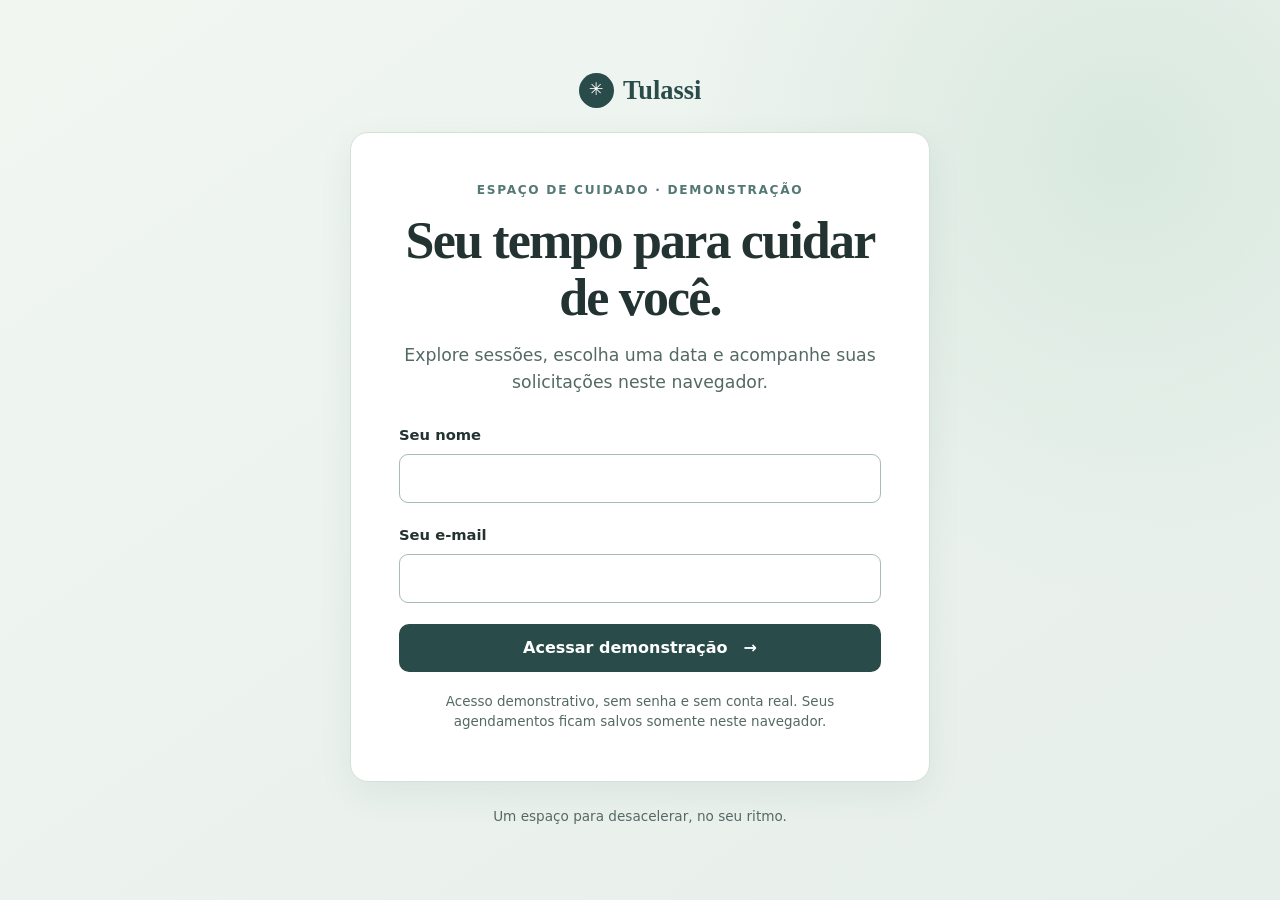
<file: tulassi/index.html>
<!doctype html>
<html lang="pt-BR">
<head>
  <meta charset="utf-8">
  <meta name="viewport" content="width=device-width, initial-scale=1">
  <meta name="theme-color" content="#294b49">
  <title>Acessar demonstração | Tulassi</title>
  <link rel="stylesheet" href="assets/css/style.css">
  <script src="assets/js/app.js" defer></script>
</head>
<body data-page="login" class="login-page">
  <main class="login-shell">
    <div class="brand-lockup"><span class="brand-mark" aria-hidden="true">✳</span><span>Tulassi</span></div>
    <section class="login-panel" aria-labelledby="login-title">
      <p class="eyebrow">Espaço de cuidado · Demonstração</p>
      <h1 id="login-title">Seu tempo para cuidar de você.</h1>
      <p class="lead">Explore sessões, escolha uma data e acompanhe suas solicitações neste navegador.</p>
      <form id="login-form" novalidate>
        <div id="form-error" class="feedback feedback-error" role="alert" hidden></div>
        <div class="field"><label for="nome">Seu nome</label><input id="nome" name="nome" type="text" autocomplete="name" maxlength="80" required aria-describedby="nome-error"><small class="field-error" id="nome-error"></small></div>
        <div class="field"><label for="email">Seu e-mail</label><input id="email" name="email" type="email" inputmode="email" autocomplete="email" required aria-describedby="email-error"><small class="field-error" id="email-error"></small></div>
        <button class="button button-primary" type="submit">Acessar demonstração <span aria-hidden="true">→</span></button>
      </form>
      <p class="fine-print">Acesso demonstrativo, sem senha e sem conta real. Seus agendamentos ficam salvos somente neste navegador.</p>
    </section>
    <p class="login-footer">Um espaço para desacelerar, no seu ritmo.</p>
  </main>
</body>
</html>
</file>
<file: tulassi/assets/css/style.css>
:root {
  color-scheme:light;
  --pine:#294b49;
  --pine-dark:#1e3836;
  --sea:#547875;
  --mist:#eaf1ed;
  --paper:#f6f8f5;
  --white:#fff;
  --ink:#233331;
  --muted:#546965;
  --line:#d4e1da;
  --error:#a12f36;
  --success:#215d45;
  --radius:18px;
  --shadow:0 12px 36px rgba(34,67,54,.07)
}

*,*::before,*::after {
  box-sizing:border-box
}
html {
  scroll-behavior:smooth;
  scrollbar-color:#8ba9a0 var(--paper);
  scrollbar-width:thin
}
body {
  margin:0;
  min-width:280px;
  background:var(--paper);
  color:var(--ink);
  font-family:system-ui,-apple-system,"Segoe UI",sans-serif;
  line-height:1.55
}
h1,h2,p,ul,ol {
  margin-top:0
}
h1,h2,.brand-lockup {
  font-family:Georgia,"Times New Roman",serif
}
h1 {
  font-size:clamp(2.35rem,5vw,4rem);
  line-height:1.1;
  letter-spacing:-.035em
}
h2 {
  font-size:clamp(1.45rem,2.5vw,2rem);
  line-height:1.2;
  letter-spacing:-.02em
}
a {
  color:var(--pine)
}
a:hover {
  text-decoration-thickness:2px
}
button,input,select,textarea {
  font:inherit
}
button {
  cursor:pointer
}
:focus-visible {
  outline:3px solid #a25d27;
  outline-offset:3px
}
.sr-only {
  position:absolute;
  width:1px;
  height:1px;
  padding:0;
  margin:-1px;
  overflow:hidden;
  clip:rect(0,0,0,0);
  white-space:nowrap;
  border:0
}
.skip-link {
  position:absolute;
  top:-100px;
  left:1rem;
  background:var(--white);
  padding:.75rem;
  z-index:5
}
.skip-link:focus {
  top:1rem
}
.eyebrow {
  color:var(--sea);
  font-size:.76rem;
  font-weight:750;
  text-transform:uppercase;
  letter-spacing:.14em;
  margin-bottom:.75rem
}
.lead {
  color:var(--muted);
  font-size:1.08rem;
  max-width:36rem
}
.fine-print {
  color:var(--muted);
  font-size:.84rem;
  line-height:1.55;
  margin-bottom:0
}
.brand-lockup {
  display:inline-flex;
  align-items:center;
  gap:.58rem;
  font-size:1.65rem;
  line-height:1;
  text-decoration:none;
  color:var(--pine);
  font-weight:700
}
.brand-mark {
  display:grid;
  place-items:center;
  width:2.2rem;
  height:2.2rem;
  border-radius:50%;
  background:var(--pine);
  color:var(--white);
  font-family:system-ui;
  font-size:1.1rem;
  font-weight:400
}

.login-page {
  min-height: 100vh;
  min-height: 100dvh;
  background: radial-gradient(circle at 88% 17%, #d9e9df 0, transparent 33%),
    linear-gradient(145deg, #f1f6f1, #e7efeb);
}

.login-shell {
  width: min(100% - 2rem, 1100px);
  min-height: 100vh;
  min-height: 100dvh;
  margin-inline: auto;
  padding-block: 2rem;
  display: flex;
  flex-direction: column;
  align-items: center;
  justify-content: center;
}

.login-shell > .brand-lockup {
  margin-bottom: 1.5rem;
}

.login-panel {
  width: min(100%, 580px);
  padding: clamp(1.5rem, 4vw, 3rem);
  background: var(--white);
  border: 1px solid var(--line);
  border-radius: var(--radius);
  box-shadow: var(--shadow);
  text-align: center;
}

.login-panel h1 {
  margin-bottom: 1rem;
  font-size: clamp(2rem, 5vw, 3.25rem);
}

.login-panel .lead {
  margin-inline: auto;
  margin-bottom: 1.75rem;
}

.login-panel .field {
  text-align: left;
}

.login-panel .button {
  width: 100%;
}

.login-panel .fine-print {
  margin-top: 1.25rem;
}

.login-footer {
  max-width: 580px;
  margin: 1.5rem 0 0;
  color: var(--muted);
  font-size: .85rem;
  text-align: center;
}

@media (max-width: 620px) {
  .login-shell {
    width: min(100% - 1.5rem, 1100px);
    padding-block: 1.25rem;
  }

  .login-panel {
    padding: clamp(1.25rem, 5vw, 1.75rem);
  }

  .login-panel h1 {
    font-size: clamp(1.85rem, 8vw, 2.5rem);
  }

  .login-panel .lead {
    font-size: 1rem;
    margin-bottom: 1.25rem;
  }
}

@media (max-width: 360px) {
  .login-panel {
    padding: 1.1rem;
  }

  .login-panel h1 {
    font-size: 1.8rem;
  }
}

.site-header {
  background:var(--white);
  border-bottom:1px solid var(--line)
}
.header-inner {
  max-width:1160px;
  margin:auto;
  padding:1rem 1.5rem;
  display:flex;
  justify-content:space-between;
  align-items:center;
  gap:1rem
}
.site-header nav {
  display:flex;
  align-items:center;
  gap:clamp(.8rem,3vw,2rem);
  flex-wrap:wrap
}
.site-header nav a,.nav-button {
  font-family:inherit;
  font-size:.94rem;
  font-weight:650;
  text-decoration:none;
  color:var(--muted);
  background:none;
  border:0;
  padding:.5rem 0
}
.site-header nav a[aria-current="page"] {
  color:var(--pine);
  box-shadow:inset 0 -2px var(--pine)
}
.site-header nav a:hover,.nav-button:hover {
  color:var(--pine)
}
.container {
  max-width:1160px;
  margin:0 auto;
  padding:clamp(2rem,5vw,4.5rem) 1.5rem
}
.page-heading {
  display:flex;
  align-items:end;
  justify-content:space-between;
  gap:2rem;
  margin-bottom:2.25rem
}
.page-heading h1 {
  margin-bottom:.75rem
}
.page-heading .lead {
  margin-bottom:0
}
.button {
  min-height:48px;
  display:inline-flex;
  align-items:center;
  justify-content:center;
  gap:1rem;
  padding:.75rem 1.4rem;
  border:1px solid transparent;
  border-radius:10px;
  text-decoration:none;
  font-weight:700;
  line-height:1.2;
  text-align:center
}
.button-primary {
  background:var(--pine);
  color:var(--white)
}
.button-primary:hover {
  background:var(--pine-dark);
  color:var(--white)
}
.button-subtle {
  background:var(--mist);
  color:var(--pine)
}
.button-subtle:hover {
  background:#dceae1
}
.dashboard-grid {
  display:grid;
  grid-template-columns:minmax(0,1.75fr) minmax(250px,1fr);
  gap:1.25rem;
  align-items:start
}
.surface {
  background:var(--white);
  border:1px solid var(--line);
  border-radius:var(--radius);
  box-shadow:var(--shadow);
  padding:clamp(1.3rem,3vw,2rem);
  min-width:0
}
.section-heading {
  display:flex;
  justify-content:space-between;
  align-items:center;
  gap:1rem
}
.section-heading h2 {
  margin-bottom:1.5rem
}
.count {
  color:var(--muted);
  font-size:.87rem;
  white-space:nowrap
}
.table-scroll {
  overflow-x:auto;
  scrollbar-color:#8ba9a0 var(--paper);
  scrollbar-width:thin
}
table {
  width:100%;
  border-collapse:collapse;
  min-width:560px
}
th,td {
  text-align:left;
  padding:1rem .6rem;
  border-bottom:1px solid var(--line);
  vertical-align:top
}
th {
  color:var(--muted);
  font-size:.78rem;
  font-weight:750;
  text-transform:uppercase;
  letter-spacing:.06em
}
td {
  font-size:.94rem
}
.badge {
  display:inline-flex;
  padding:.25rem .6rem;
  border-radius:99px;
  background:#e3f1e8;
  color:var(--success);
  font-weight:700;
  font-size:.78rem;
  white-space:nowrap
}
.session-section>.fine-print {
  margin-top:1.25rem
}
.empty-state {
  padding:2rem 0;
  border-top:1px solid var(--line)
}
.empty-state p {
  margin-bottom:.5rem
}
.care-card {
  background:#e9f1ea
}
.care-card h2 {
  max-width:270px
}
.tips-list {
  padding-left:1.25rem;
  margin:1.5rem 0
}
.tips-list li {
  padding-left:.2rem;
  margin:.65rem 0
}
.form-layout {
  display:grid;
  grid-template-columns:minmax(250px, .8fr) minmax(0,1.2fr);
  gap:clamp(2rem,5vw,5rem);
  align-items:start
}
.form-intro h1 {
  max-width:450px
}
.steps {
  padding-left:1.3rem;
  margin:2rem 0
}
.steps li {
  padding:.35rem 0
}
.form-surface h2 {
  margin-bottom:1.7rem
}
.field {
  margin-bottom:1.3rem
}
.field label,.field legend {
  display:block;
  margin-bottom:.45rem;
  font-weight:700;
  font-size:.92rem
}
.field input:not([type="radio"]):not([type="checkbox"]),.field select,.field textarea {
  display:block;
  width:100%;
  min-height:48px;
  border:1px solid #a7bdb3;
  border-radius:9px;
  padding:.7rem .85rem;
  background:var(--white);
  color:var(--ink)
}
.field textarea {
  min-height:104px;
  resize:none
}
.field input:focus,.field select:focus,.field textarea:focus {
  border-color:var(--pine)
}
.field [aria-invalid="true"] {
  border-color:var(--error)
}
.field-grid {
  display:grid;
  grid-template-columns:repeat(2,minmax(0,1fr));
  gap:1rem
}
fieldset.field {
  border:0;
  padding:0;
  min-width:0
}
.choices {
  display:flex;
  flex-wrap:wrap;
  gap:.7rem 1.4rem
}
.choices label {
  font-weight:500;
  margin:0;
  display:inline-flex;
  align-items:center;
  gap:.4rem
}
.choices input,.checkbox-label input {
  accent-color:var(--pine);
  width:1.1rem;
  height:1.1rem
}
.field label.checkbox-label {
  display:flex;
  align-items:flex-start;
  gap:.65rem;
  font-weight:500
}
.checkbox-label input {
  flex:none;
  margin:.2rem 0 0
}
.optional,.help {
  font-weight:400;
  color:var(--muted)
}
.help,.field-error {
  display:block;
  font-size:.82rem;
  margin-top:.32rem
}
.field-error {
  color:var(--error);
  min-height:0
}
.field-error:empty {
  display:none
}
.form-actions {
  display:flex;
  flex-wrap:wrap;
  gap:.75rem;
  margin-top:1.7rem
}
.feedback {
  padding:1rem 1.2rem;
  margin-bottom:1.5rem;
  border-radius:9px;
  font-weight:600
}
.feedback[hidden],.empty-state[hidden] {
  display:none
}
.feedback-error {
  color:#82272e;
  background:#fcebed;
  border:1px solid #e9bdc0
}
.feedback-success {
  color:#1c573b;
  background:#e2f1e7;
  border:1px solid #b3d5bf
}
.site-footer {
  text-align:center;
  color:var(--muted);
  font-size:.82rem;
  padding:2rem 1rem;
  border-top:1px solid var(--line)
}

@media(max-width:850px) {
  .dashboard-grid,.form-layout {
  grid-template-columns:1fr
}
.care-card h2 {
  max-width:none
}

}
@media(max-width:620px) {
  .header-inner {
  align-items:flex-start;
  flex-direction:column;
  padding:1rem
}
.site-header nav {
  width:100%;
  gap:.6rem 1.2rem
}
.site-header nav a,.nav-button {
  font-size:.86rem
}
.page-heading {
  display:block
}
.page-heading .button {
  margin-top:1.5rem
}
.field-grid {
  grid-template-columns:1fr;
  gap:0
}
.form-actions {
  flex-direction:column
}
.form-actions .button {
  width:100%
}
.container {
  padding-left:1rem;
  padding-right:1rem
}
.section-heading {
  align-items:start;
  flex-wrap:wrap
}

}
@media(prefers-reduced-motion:reduce) {
  html {
  scroll-behavior:auto
}

}
</file>
